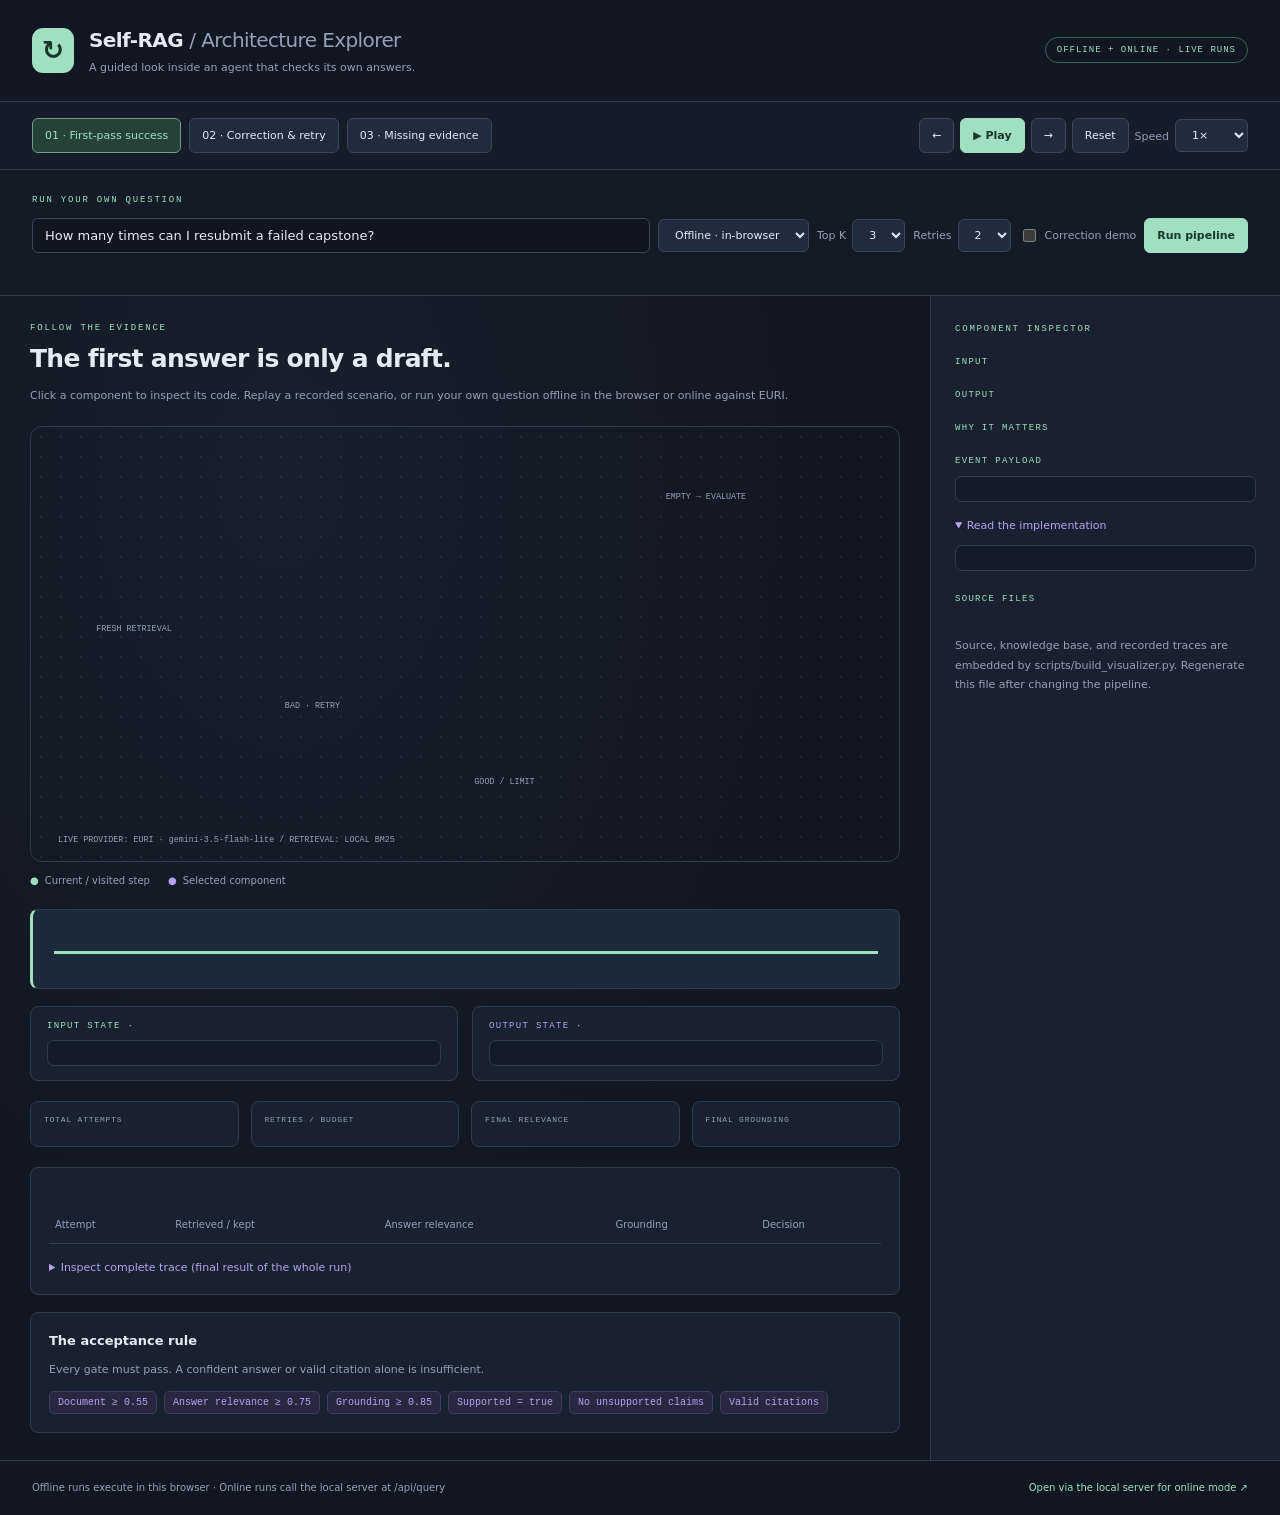
<file: scripts/visualizer_template.html>
<!doctype html>
<html lang="en">
<head><meta charset="utf-8"><meta name="viewport" content="width=device-width,initial-scale=1"><meta name="theme-color" content="#111722"><title>Self-RAG · Architecture Explorer</title>
<style>
:root{color-scheme:dark;--bg:#111722;--panel:#192130;--line:#303c50;--muted:#93a1b8;--text:#e4ebf5;--mint:#a1dfc1;--purple:#b8a2f2;--amber:#edc386;--mono:ui-monospace,Consolas,monospace}*{box-sizing:border-box}body{margin:0;background:var(--bg);color:var(--text);font:14px/1.6 system-ui,sans-serif}button,select{font:inherit}button{cursor:pointer}button,select,a{touch-action:manipulation}button:disabled{opacity:.35;cursor:default}button:focus-visible,a:focus-visible,select:focus-visible,summary:focus-visible{outline:2px solid var(--mint);outline-offset:4px}header{display:flex;align-items:center;justify-content:space-between;gap:25px;padding:24px 32px;border-bottom:1px solid var(--line)}.brand{display:flex;align-items:center;gap:15px}.logo{display:grid;place-items:center;width:42px;height:45px;background:var(--mint);color:#19342b;border-radius:11px;font-size:26px;font-weight:800}h1,h2,h3,p{margin:0}h1{font-size:20px;font-weight:600;letter-spacing:-.6px}h1 span{color:var(--muted);font-weight:400}.sub{font-size:11px;color:var(--muted);margin-top:3px}a{color:var(--mint);text-decoration:none}.badge{font:9px var(--mono);letter-spacing:1px;border:1px solid #416457;color:var(--mint);padding:7px 11px;border-radius:20px}.toolbar{display:flex;flex-wrap:wrap;gap:8px;align-items:center;padding:16px 32px;border-bottom:1px solid var(--line);background:#151d2a}button,select{background:#202c3e;border:1px solid #39465b;border-radius:6px;padding:8px 12px;color:var(--text);font-size:11px}button:hover:not(:disabled){background:#2b3a50}button[aria-pressed=true]{background:#254138;border-color:#749e8b;color:var(--mint)}.primary{background:var(--mint);border-color:var(--mint);color:#17372a;font-weight:700}.primary:hover:not(:disabled){background:#b7eed4}.playback{margin-left:auto;display:flex;gap:6px;align-items:center}.layout{display:grid;grid-template-columns:minmax(0,1fr) 350px;min-height:calc(100vh - 180px)}main{padding:27px 30px;min-width:0;background:radial-gradient(ellipse at 30% 15%,#22344850,transparent 60%)}.eyebrow{font:9px var(--mono);letter-spacing:1.8px;color:var(--mint)}h2{font-size:25px;letter-spacing:-.7px;margin:6px 0}main>.sub{margin:8px 0 21px}.diagram{background-image:radial-gradient(#63728a30 1px,transparent 1px);background-size:20px 20px;border:1px solid var(--line);border-radius:12px;overflow:auto}svg{display:block;width:100%;min-width:760px}.edge{fill:none;stroke:#3c4d65;stroke-width:2;marker-end:url(#arrow)}.edge.active{stroke:var(--mint);stroke-width:3;marker-end:url(#active-arrow)}.edge.retry{stroke-dasharray:6 5}.node{cursor:pointer;outline:none}.node rect{fill:#1d2a3b;stroke:#4a5972;stroke-width:1.4}.node text{fill:var(--text);pointer-events:none}.node .title{font:600 16px system-ui,sans-serif}.node .file{font:9px var(--mono);fill:var(--muted)}.node .number{font:9px var(--mono);fill:var(--purple)}.node.visited rect{fill:#203b35;stroke:#507c6a}.node.current rect{fill:#294e40;stroke:var(--mint);stroke-width:2.5}.node.selected rect{stroke:var(--purple);stroke-width:3}.node:hover rect,.node:focus-visible rect{stroke:var(--purple);stroke-width:3}.wire-label{font:9px var(--mono);fill:var(--muted)}.legend{display:flex;gap:18px;color:var(--muted);font-size:10px;margin:11px 0 20px}.legend span:before{content:'●';color:var(--mint);margin-right:6px}.legend span:last-child:before{color:var(--purple)}.step-card{padding:19px 21px;background:#1b293a;border:1px solid var(--line);border-left:3px solid var(--mint);border-radius:8px}.step-heading{display:flex;justify-content:space-between;gap:15px;align-items:center}.step-card h3{font-size:17px;font-weight:600;margin-top:5px}.step-card p{font-size:12px;color:var(--muted);margin-top:7px}.progress{height:3px;background:#304158;border-radius:2px;margin-top:17px}.progress>div{height:100%;background:var(--mint);transition:width .2s}.timeline{display:flex;flex-wrap:wrap;gap:6px;margin-top:15px}.timeline button{font:9px var(--mono);padding:6px 9px}.stats{display:grid;grid-template-columns:repeat(4,1fr);gap:12px;margin:20px 0}.stat{border:1px solid var(--line);border-radius:8px;padding:13px;background:#172130}.stat small{display:block;font:8px var(--mono);color:var(--muted);letter-spacing:.8px}.stat b{display:block;font:24px var(--mono);color:var(--mint);margin-top:9px}.section-panel{border:1px solid var(--line);border-radius:8px;padding:18px;background:#172130;margin-top:17px}h3{font-size:13px}.section-panel p{color:var(--muted);font-size:11px;margin-top:9px}.pills{display:flex;flex-wrap:wrap;gap:7px;margin-top:12px}.pills span{font:10px var(--mono);padding:5px 8px;color:var(--purple);background:#292640;border:1px solid #423a5f;border-radius:5px}.table-scroll{overflow:auto}table{width:100%;border-collapse:collapse;font-size:11px;margin-top:12px}th,td{padding:10px 6px;border-bottom:1px solid var(--line);text-align:left}th{color:var(--muted);font-size:10px;font-weight:500}td{white-space:nowrap}aside{border-left:1px solid var(--line);background:var(--panel);padding:28px 24px;min-width:0}aside h2{font-size:23px;margin-top:10px}.field{font:9px var(--mono);letter-spacing:1.3px;color:var(--mint);margin:23px 0 8px}aside p{font-size:12px;color:var(--muted);line-height:1.8}.file-label{font:10px var(--mono);color:var(--purple);margin-bottom:13px}pre{white-space:pre-wrap;overflow-wrap:anywhere;background:#111b29;border:1px solid var(--line);padding:12px;border-radius:7px;font:10px/1.8 var(--mono);max-height:450px;overflow:auto;color:#b8c8dd}details{margin-top:15px}summary{font-size:11px;color:var(--purple);cursor:pointer}.notice{color:var(--amber)!important;border-left:2px solid var(--amber);padding-left:10px}.status{font:10px var(--mono);color:var(--mint)}footer{display:flex;justify-content:space-between;gap:20px;padding:19px 32px;border-top:1px solid var(--line);color:var(--muted);font-size:10px}.source-links{display:flex;gap:6px;flex-wrap:wrap;margin-top:12px}.source-links button{font:9px var(--mono);padding:6px 8px}.runner{padding:16px 32px;border-bottom:1px solid var(--line);background:#131b27}.runner-row{display:flex;flex-wrap:wrap;gap:8px;align-items:center;margin-top:9px}.runner input[type=text]{flex:1 1 320px;min-width:0;background:#0f1622;border:1px solid #39465b;border-radius:6px;padding:9px 12px;color:var(--text);font:13px system-ui,sans-serif}.runner input[type=text]:focus-visible,.runner input[type=checkbox]:focus-visible{outline:2px solid var(--mint);outline-offset:2px}.runner label.opt{display:flex;align-items:center;gap:6px;font-size:11px;color:var(--muted)}.runner input[type=checkbox]{accent-color:var(--mint)}#run-status{min-height:18px;margin-top:8px}#run-status.error{color:#f0a3a3}#run-status.ok{color:var(--mint)}.mode-live{color:var(--amber)}.io{display:grid;grid-template-columns:1fr 1fr;gap:14px;margin-top:17px}.io>div{border:1px solid var(--line);border-radius:8px;padding:14px 16px;background:#172130;min-width:0}.io .field{margin:0 0 8px}.io .field.out{color:var(--purple)}.io pre{max-height:360px;margin:0}.io p{font-size:11px;color:var(--muted);margin:0 0 9px}@media(max-width:1150px){.layout{grid-template-columns:minmax(0,1fr) 290px}main{padding:23px 20px}aside{padding:23px 18px}.playback{margin-left:0}.stats{gap:8px}.stat{padding:10px}.stat small{font-size:7px}}@media(max-width:850px){.io{grid-template-columns:1fr}.runner{padding:13px 20px}.layout{grid-template-columns:1fr}aside{border-left:0;border-top:1px solid var(--line)}header{padding:20px}.toolbar{padding:13px 20px}.badge{display:none}h1{font-size:18px}h2{font-size:23px}footer{display:block;line-height:2}footer span{display:block}.stats{grid-template-columns:repeat(2,1fr)}}@media(prefers-reduced-motion:reduce){*{transition:none!important}}
</style></head><body>
<header><div class="brand"><div class="logo">↻</div><div><h1>Self-RAG <span>/ Architecture Explorer</span></h1><p class="sub">A guided look inside an agent that checks its own answers.</p></div></div><span class="badge">OFFLINE + ONLINE · LIVE RUNS</span></header>
<div class="toolbar"><button data-scenario="first" aria-pressed="true">01 · First-pass success</button><button data-scenario="correction" aria-pressed="false">02 · Correction & retry</button><button data-scenario="missing" aria-pressed="false">03 · Missing evidence</button><button data-scenario="custom" aria-pressed="false" id="custom-tab" hidden>04 · Your run</button><div class="playback"><button id="back" aria-label="Previous step">←</button><button id="play" class="primary">▶ Play</button><button id="next" aria-label="Next step">→</button><button id="reset">Reset</button><label for="speed" class="sub">Speed</label><select id="speed"><option value="2000">1×</option><option value="1000">2×</option><option value="4000">0.5×</option></select></div></div>
<form id="runner" class="runner" novalidate><label for="q" class="eyebrow">RUN YOUR OWN QUESTION</label><div class="runner-row"><input id="q" type="text" maxlength="1000" autocomplete="off" placeholder="e.g. Can I pause my course?" value="How many times can I resubmit a failed capstone?"><select id="mode" aria-label="Execution mode"><option value="offline">Offline · in-browser</option><option value="live">Online · EURI live</option></select><label class="opt" for="top-k">Top K <select id="top-k"><option>1</option><option>2</option><option selected>3</option><option>4</option><option>5</option><option>6</option></select></label><label class="opt" for="max-retries">Retries <select id="max-retries"><option>0</option><option>1</option><option selected>2</option><option>3</option><option>4</option></select></label><label class="opt"><input id="inject" type="checkbox"> Correction demo</label><button id="run" class="primary" type="submit">Run pipeline</button></div><p id="run-status" class="sub" role="status" aria-live="polite"></p></form>
<div class="layout"><main><div class="eyebrow">FOLLOW THE EVIDENCE</div><h2>The first answer is only a draft.</h2><p class="sub">Click a component to inspect its code. Replay a recorded scenario, or run your own question offline in the browser or online against EURI.</p>
<div class="diagram"><svg viewBox="0 0 930 465" role="group" aria-label="Self-RAG flow with evaluation and bounded retry loop"><defs><marker id="arrow" viewBox="0 0 10 10" refX="9" refY="5" markerWidth="6" markerHeight="6" orient="auto-start-reverse"><path d="M 0 0 L 10 5 L 0 10 z" fill="#4e617b"/></marker><marker id="active-arrow" viewBox="0 0 10 10" refX="9" refY="5" markerWidth="6" markerHeight="6" orient="auto-start-reverse"><path d="M 0 0 L 10 5 L 0 10 z" fill="#a1dfc1"/></marker></defs><g id="edges"></g><g id="nodes"></g><text x="272" y="301" class="wire-label">BAD · RETRY</text><text x="475" y="383" class="wire-label">GOOD / LIMIT</text><text x="70" y="219" class="wire-label">FRESH RETRIEVAL</text><text x="680" y="77" class="wire-label">EMPTY → EVALUATE</text><text x="29" y="445" class="wire-label">LIVE PROVIDER: EURI · gemini-3.5-flash-lite  /  RETRIEVAL: LOCAL BM25</text></svg></div>
<div class="legend"><span>Current / visited step</span><span>Selected component</span></div>
<section class="step-card"><div class="step-heading"><div><div id="step-count" class="eyebrow"></div><h3 id="step-title"></h3></div><span id="step-status" class="status"></span></div><p id="step-description"></p><div class="progress"><div id="progress"></div></div><div id="timeline" class="timeline"></div></section>
<section class="io" aria-label="State for the current step"><div><div class="field">INPUT STATE · <span id="io-stage-in"></span></div><p id="io-in-note"></p><pre id="io-in"></pre></div><div><div class="field out">OUTPUT STATE · <span id="io-stage-out"></span></div><p id="io-out-note"></p><pre id="io-out"></pre></div></section>
<div class="stats"><div class="stat"><small>TOTAL ATTEMPTS</small><b id="attempts"></b></div><div class="stat"><small>RETRIES / BUDGET</small><b id="retries"></b></div><div class="stat"><small>FINAL RELEVANCE</small><b id="relevance"></b></div><div class="stat"><small>FINAL GROUNDING</small><b id="grounding"></b></div></div>
<section class="section-panel"><h3 id="question"></h3><p id="scenario-note"></p><div class="table-scroll"><table><thead><tr><th>Attempt</th><th>Retrieved / kept</th><th>Answer relevance</th><th>Grounding</th><th>Decision</th></tr></thead><tbody id="results"></tbody></table></div><p id="answer"></p><details><summary>Inspect complete trace (final result of the whole run)</summary><pre id="trace-json"></pre></details></section>
<section class="section-panel"><h3>The acceptance rule</h3><p>Every gate must pass. A confident answer or valid citation alone is insufficient.</p><div class="pills"><span>Document ≥ 0.55</span><span>Answer relevance ≥ 0.75</span><span>Grounding ≥ 0.85</span><span>Supported = true</span><span>No unsupported claims</span><span>Valid citations</span></div></section>
</main><aside><div class="eyebrow">COMPONENT INSPECTOR</div><h2 id="inspect-title"></h2><div id="inspect-file" class="file-label"></div><p id="inspect-description"></p><div class="field">INPUT</div><p id="inspect-input"></p><div class="field">OUTPUT</div><p id="inspect-output"></p><div class="field">WHY IT MATTERS</div><p id="inspect-note"></p><div class="field">EVENT PAYLOAD</div><pre id="event-payload"></pre><details open><summary>Read the implementation</summary><pre id="inspect-code"></pre></details><div class="field">SOURCE FILES</div><div id="source-links" class="source-links"></div><p class="sub" style="margin-top:20px">Source, knowledge base, and recorded traces are embedded by scripts/build_visualizer.py. Regenerate this file after changing the pipeline.</p></aside></div>
<footer><span>Offline runs execute in this browser · Online runs call the local server at /api/query</span><span><a href="http://127.0.0.1:8000/architecture">Open via the local server for online mode ↗</a></span></footer>
<script id="embedded-data" type="application/json">__EMBEDDED_DATA__</script>
<script>
'use strict';
const DATA=JSON.parse(document.getElementById('embedded-data').textContent),$=id=>document.getElementById(id),NS='http://www.w3.org/2000/svg';
const components=[
{id:'question',title:'User question',file:'app/models.py',x:30,y:95,n:'01',description:'Validate the original question and settings. The original question stays unchanged throughout the workflow.',input:'Question, mode, top K, retry budget, optional correction-demo flag.',output:'A validated QueryRequest; question length 3–1000 characters, retry budget 0–4.',note:'A rewritten search query must not silently change what the user asked.'},
{id:'retrieve',title:'Retrieve context',file:'app/retrieval.py',x:350,y:95,n:'02',description:'Rank local policy documents with BM25, using term frequency, inverse document frequency, and document-length normalization.',input:'Current search query and top K (default 3).',output:'Positive-score documents with stable IDs and BM25 scores.',note:'Retrieval is local and reproducible. It does not call an embedding model or assume Gemini supports embeddings.'},
{id:'grade',title:'Grade documents',file:'app/providers.py',x:670,y:95,n:'03',description:'Judge whether each retrieved passage helps answer the original question. Keep only grades at or above 0.55.',input:'Original question plus retrieved passages.',output:'Document relevance scores and reasons; only relevant passages reach generation.',note:'Live mode uses EURI. The offline demo uses keyword overlap and is intentionally less capable.'},
{id:'generate',title:'Generate draft',file:'app/providers.py',x:670,y:275,n:'04',description:'Generate a concise, cited answer using only graded context, with previous feedback supplied on retries.',input:'Original question, relevant documents, and evaluator feedback.',output:'A candidate answer with [document-id] citations.',note:'Correction demo deliberately replaces the first generated draft with an unsupported salary guarantee. This is visible fault injection.'},
{id:'evaluate',title:'Evaluate answer',file:'app/pipeline.py',x:350,y:275,n:'05',description:'Audit relevance and grounding, then apply all acceptance gates, including citations and unsupported claims.',input:'Original question, exact generation context, and draft.',output:'Accept, or actionable correction feedback. Empty context skips generation and fails the evidence check.',note:'Only accepted drafts become final answers. The live judge is a separate call to the same model, so correlated errors remain possible.'},
{id:'rewrite',title:'Rewrite & retry',file:'app/providers.py',x:30,y:275,n:'06',description:'Rewrite the search query using the original intent and evaluator feedback, then retrieve and grade fresh context.',input:'Original question, previous search query, and feedback.',output:'An improved search query; a new retrieval attempt.',note:'max_retries counts extra attempts. The loop runs at most max_retries + 1 times.'},
{id:'end',title:'Answer or abstain',file:'app/pipeline.py',x:510,y:395,n:'END',description:'Return an accepted, cited answer; if the retry budget runs out, return a safe abstention.',input:'Acceptance decision or exhausted retry budget.',output:'Final answer, status, cited sources, attempts, grades, and complete event trace.',note:'Rejected drafts remain in the diagnostic trace but never become the final answer.'}
];
const byId=Object.fromEntries(components.map(c=>[c.id,c]));
const edges=[['question','retrieve','M250 137 H350'],['retrieve','grade','M570 137 H670'],['grade','generate','M780 180 V275'],['generate','evaluate','M670 317 H570'],['evaluate','rewrite','M350 317 H250'],['rewrite','retrieve','M140 275 V230 H460 V180'],['evaluate','end','M460 360 V423 H510'],['grade','evaluate','M780 95 V60 H625 V245 H460 V275']];
const svg=(tag,attrs)=>{const n=document.createElementNS(NS,tag);Object.entries(attrs).forEach(([k,v])=>n.setAttribute(k,v));return n;};
const el=(tag,text)=>{const n=document.createElement(tag);if(text!==undefined)n.textContent=text;return n;};
let scenario='first',index=0,timer=null;
const result=()=>DATA.scenarios[scenario],events=()=>result().events;
for(const [a,b,path] of edges)$('edges').append(svg('path',{d:path,class:'edge'+(a==='rewrite'?' retry':''),id:'edge-'+a+'-'+b}));
for(const c of components){const g=svg('g',{id:'node-'+c.id,class:'node',transform:`translate(${c.x},${c.y})`,role:'button',tabindex:'0','aria-label':c.title,'aria-pressed':'false'});const end=c.id==='end';g.append(svg('rect',{width:end?260:220,height:end?55:85,rx:10}));const lines=end?[[15,21,c.title,'title'],[15,40,c.file,'file']]:[[15,22,c.n+' / SELF-RAG','number'],[15,47,c.title,'title'],[15,67,c.file,'file']];for(const [x,y,t,cls] of lines){const n=svg('text',{x,y,class:cls});n.textContent=t;g.append(n);}g.onclick=()=>inspect(c.id);g.onkeydown=e=>{if(e.key==='Enter'||e.key===' '){e.preventDefault();inspect(c.id);}};$('nodes').append(g);}
function payload(event){const a=result().attempts.find(x=>x.number===event.attempt);if(!a)return {question:result().question,mode:result().mode};switch(event.stage){case'retrieve':return a.retrieved;case'grade':return a.grades;case'generate':return {draft:a.draft,injected:a.injected_draft};case'evaluate':return a.evaluation||{reason:'No relevant context'};case'rewrite':return {query:a.rewrite};case'end':return {status:result().status,answer:result().answer};default:return event;}}
const NO_CONTEXT='No sufficiently relevant documents were found. Search for missing evidence using terms from the original question.';
const CITATION_HINT=' Use at least one valid citation and cite only supplied document IDs.';
// Feedback an attempt hands to the next rewrite/generation, rebuilt exactly as run_pipeline computes it.
const feedbackOf=a=>!a?'':a.evaluation?a.evaluation.feedback+(a.evaluation.citation_valid?'':CITATION_HINT):NO_CONTEXT;
const docRefs=(a,ids)=>a.retrieved.filter(d=>ids.includes(d.id)).map(d=>({id:d.id,title:d.title,text:d.text}));
function stepState(ev){const r=result(),A=r.attempts,a=A.find(x=>x.number===ev.attempt),prev=A.find(x=>x.number===ev.attempt-1),T=r.thresholds;
switch(ev.stage){
case'question':return [{note:'Request as submitted by the user.',question:r.question,mode:r.mode,top_k:r.top_k??3,max_retries:r.max_retries,correction_demo:r.correction_demo},{note:'Initial loop state: search with the original question, no feedback yet.',query:r.question,feedback:'',attempt:1,max_attempts:r.max_retries+1}];
case'retrieve':return [{note:ev.attempt===1?'First attempt searches with the original question.':'Retry searches with the rewritten query from the previous attempt.',query:a.query,top_k:r.top_k??3},{note:'Positive-score BM25 hits, best first.',retrieved:a.retrieved.map(d=>({id:d.id,title:d.title,retrieval_score:d.retrieval_score}))}];
case'grade':return [{note:'Grading always uses the ORIGINAL question, not the rewritten query.',original_question:r.question,documents:a.retrieved.map(d=>d.id)},{note:`Documents at relevance ≥ ${T.document_relevance} are kept for generation.`,grades:a.grades,kept_ids:a.kept_ids,dropped_ids:a.retrieved.map(d=>d.id).filter(id=>!a.kept_ids.includes(id))}];
case'generate':return [{note:'Only kept documents reach the generator, plus feedback from the previous failed attempt.',original_question:r.question,documents:docRefs(a,a.kept_ids),previous_feedback:feedbackOf(prev)},{note:a.injected_draft?'Correction demo replaced the generated draft with an unsupported claim.':'Candidate answer; not final until the evaluator accepts it.',draft:a.draft,injected_draft:a.injected_draft}];
case'evaluate':return a.evaluation?[{note:'The evaluator sees the exact context used for generation.',original_question:r.question,documents:a.kept_ids,draft:a.draft},{note:a.accepted?'Every gate passed: the draft becomes the final answer.':'At least one gate failed: feedback drives the next attempt.',...a.evaluation,gates:{answer_relevance:`${a.evaluation.answer_relevance} ≥ ${T.answer_relevance}`,grounding:`${a.evaluation.grounding} ≥ ${T.grounding}`,supported:a.evaluation.supported,no_unsupported_claims:!a.evaluation.unsupported_claims.length,citation_valid:a.evaluation.citation_valid},decision:a.accepted?'ACCEPT':'RETRY'}]
:[{note:'Grading kept no documents, so generation was skipped.',kept_ids:[]},{note:'Evidence check fails without a draft.',decision:'RETRY',feedback:NO_CONTEXT}];
case'rewrite':return [{note:'Rewrite keeps the original intent and uses the evaluator feedback.',original_question:r.question,previous_search:a.query,feedback:feedbackOf(a)},{note:`Next attempt (${a.number+1}) retrieves with this query.`,query:a.rewrite}];
case'end':{const last=A.at(-1);return [{note:r.status==='accepted'?'Last attempt was accepted.':'Retry budget exhausted without an accepted draft.',attempts_used:r.attempt_count,max_attempts:r.max_retries+1,last_decision:last.accepted?'ACCEPT':'RETRY'},{note:'Final response returned to the user.',status:r.status,answer:r.answer,sources:r.sources.map(d=>d.id),retries_used:r.retries_used,duration_ms:r.duration_ms}];}}}
function showState(ev){const [input,output]=stepState(ev).map(({note,...rest})=>[note,rest]),label=byId[ev.stage].title+(ev.attempt?' · attempt '+ev.attempt:'');$('io-stage-in').textContent=$('io-stage-out').textContent=label;$('io-in-note').textContent=input[0];$('io-out-note').textContent=output[0];$('io-in').textContent=JSON.stringify(input[1],null,2);$('io-out').textContent=JSON.stringify(output[1],null,2);}
function inspect(id){const c=byId[id];$('inspect-title').textContent=c.title;$('inspect-file').textContent=c.file;$('inspect-description').textContent=c.description;$('inspect-input').textContent=c.input;$('inspect-output').textContent=c.output;$('inspect-note').textContent=c.note;$('inspect-code').textContent=DATA.sources[c.file];const matching=events().slice(0,index+1).filter(e=>e.stage===id).at(-1);$('event-payload').textContent=matching?JSON.stringify(payload(matching),null,2):'This component has not run at this point in the selected scenario.';document.querySelectorAll('.node').forEach(n=>{n.classList.toggle('selected',n.id==='node-'+id);n.setAttribute('aria-pressed',String(n.id==='node-'+id));});}
function pause(){clearInterval(timer);timer=null;$('play').textContent='▶ Play';}
function render(){const ev=events()[index],visited=events().slice(0,index+1).map(e=>e.stage);$('step-count').textContent=`STEP ${index+1} / ${events().length}`;$('step-title').textContent=byId[ev.stage].title;$('step-description').textContent=ev.message;$('step-status').textContent=ev.attempt?'ATTEMPT '+ev.attempt:'START';$('progress').style.width=((index+1)/events().length*100)+'%';$('back').disabled=index===0;$('next').disabled=index===events().length-1;document.querySelectorAll('.node').forEach(n=>{n.classList.toggle('visited',visited.includes(n.id.slice(5)));n.classList.toggle('current',n.id==='node-'+ev.stage);});for(const [a,b] of edges)$('edge-'+a+'-'+b).classList.toggle('active',visited.some((v,i)=>i>0&&visited[i-1]===a&&v===b));$('timeline').replaceChildren();events().forEach((event,i)=>{const b=el('button',`${i+1} ${byId[event.stage].title}`);b.setAttribute('aria-pressed',String(i===index));if(i===index)b.setAttribute('aria-current','step');b.onclick=()=>{pause();index=i;render();};$('timeline').append(b);});showState(ev);inspect(ev.stage);}
function showScenario(){const r=result(),last=r.attempts.at(-1).evaluation;$('question').textContent=r.question;$('scenario-note').textContent=scenario==='custom'?runNote(r):scenario==='correction'?'The first draft is deliberately corrupted. The real pipeline rejects it, rewrites the query, retrieves again, and accepts the corrected extractive answer. This recording uses the offline evaluator.':scenario==='missing'?'The knowledge base has no telescope information. All three attempts fail the evidence check, and the workflow stops with an abstention.':'The refund policy supplies direct evidence. The extractive answer passes on the first attempt.';$('scenario-note').className=scenario==='correction'||(scenario==='custom'&&r.correction_demo)?'notice':'';$('attempts').textContent=r.attempt_count;$('retries').textContent=r.retries_used+' / '+r.max_retries;$('relevance').textContent=last?Math.round(last.answer_relevance*100)+'%':'—';$('grounding').textContent=last?Math.round(last.grounding*100)+'%':'—';$('answer').textContent='Final response: '+r.answer;$('trace-json').textContent=JSON.stringify(r,null,2);$('results').replaceChildren();for(const a of r.attempts){const tr=el('tr');[a.number,a.retrieved.length+' / '+a.kept_ids.length,a.evaluation?.answer_relevance??'—',a.evaluation?.grounding??'—',a.accepted?'ACCEPT':a.rewrite?'RETRY':'ABSTAIN'].forEach(value=>tr.append(el('td',String(value))));$('results').append(tr);}render();}
function play(){if(timer){pause();return;}if(index===events().length-1){index=0;render();}$('play').textContent='Ⅱ Pause';timer=setInterval(()=>{index++;render();if(index===events().length-1)pause();},Number($('speed').value));}
$('play').onclick=play;$('back').onclick=()=>{pause();index=Math.max(0,index-1);render();};$('next').onclick=()=>{pause();index=Math.min(events().length-1,index+1);render();};$('reset').onclick=()=>{pause();index=0;render();};$('speed').onchange=()=>{if(timer){pause();play();}};
document.querySelectorAll('[data-scenario]').forEach(b=>b.onclick=()=>{pause();scenario=b.dataset.scenario;index=0;document.querySelectorAll('[data-scenario]').forEach(n=>n.setAttribute('aria-pressed',String(n===b)));showScenario();});
for(const file of Object.keys(DATA.sources)){const b=el('button',file);b.onclick=()=>{$('inspect-file').textContent=file;$('inspect-code').textContent=DATA.sources[file];};$('source-links').append(b);}
// Offline engine: a line-for-line port of app/retrieval.py, DemoProvider, and run_pipeline.
const ENGINE=DATA.engine,KB=ENGINE.knowledge_base,T=ENGINE.thresholds,STOP=new Set(ENGINE.stop_words);
const tokens=text=>(text.toLowerCase().match(/[a-z0-9]+/g)||[]).filter(w=>!STOP.has(w));
const COUNTS=KB.map(doc=>{const m=new Map();for(const t of tokens(doc.title+' '+doc.text))m.set(t,(m.get(t)||0)+1);return m;});
const LENGTHS=COUNTS.map(m=>[...m.values()].reduce((a,b)=>a+b,0)),AVERAGE=LENGTHS.reduce((a,b)=>a+b,0)/Math.max(1,LENGTHS.length)||1;
function search(query,topK){const ranked=[];KB.forEach((doc,i)=>{let score=0;for(const t of new Set(tokens(query))){const f=COUNTS[i].get(t)||0,containing=COUNTS.filter(m=>m.has(t)).length,idf=Math.log(1+(KB.length-containing+0.5)/(containing+0.5));score+=idf*f*2.5/(f+1.5*(0.25+0.75*LENGTHS[i]/AVERAGE));}if(score>0)ranked.push({document:doc,score:Math.round(score*1e4)/1e4});});return ranked.sort((a,b)=>b.score-a.score).slice(0,topK);}
const overlap=(a,b)=>{const s=new Set(b);return a.some(t=>s.has(t));};
const demo={
grade:(q,docs)=>docs.map(doc=>({document_id:doc.id,relevance:overlap(tokens(q),tokens(doc.title+' '+doc.text))?0.95:0.1,reason:'Offline keyword overlap check; live mode uses the EURI relevance grader.'})),
generate:(q,docs)=>`${docs[0].text} [${docs[0].id}]`,
evaluate(q,docs,answer){const supported=docs.some(doc=>answer===`${doc.text} [${doc.id}]`),relevant=supported&&overlap(tokens(q),tokens(answer));return {answer_relevance:relevant?0.95:0.2,grounding:supported?1.0:0.0,supported,feedback:supported?'Extractive answer matches the supplied passage.':'The salary and guaranteed employment claim is unsupported. Retrieve career support and placement policy; remove invented guarantees and cite the document.',unsupported_claims:supported?[]:[answer]};},
rewrite:q=>q+' policy requirements evidence'};
function runOffline({question,max_retries,top_k,correction_demo}){
const started=performance.now(),attempts=[],events=[];let query=question,feedback='';
const event=(stage,attempt,message)=>events.push({stage,attempt,message,elapsed_ms:Math.round(performance.now()-started)});
const finish=(status,answer,sources)=>{event('end',attempts.length,status==='accepted'?'Supported answer accepted.':'Retry budget exhausted; abstained.');return {status,question,answer,mode:'demo',model:'offline-extractive-demo',correction_demo,attempt_count:attempts.length,retries_used:Math.max(0,attempts.length-1),max_retries,thresholds:T,attempts,events,sources,duration_ms:Math.round(performance.now()-started)};};
event('question',0,question);
for(let index=0;index<=max_retries;index++){const number=index+1,hits=search(query,top_k),docs=hits.map(h=>h.document);
event('retrieve',number,`Retrieved ${docs.length} documents for: ${query}`);
const grades=docs.length?demo.grade(question,docs):[],relevant=new Set(grades.filter(g=>g.relevance>=T.document_relevance).map(g=>g.document_id)),kept=docs.filter(d=>relevant.has(d.id));
event('grade',number,`Kept ${kept.length} of ${docs.length} documents at relevance ≥ ${T.document_relevance}.`);
const attempt={number,query,retrieved:hits.map(h=>({...h.document,retrieval_score:h.score})),grades,kept_ids:kept.map(d=>d.id),draft:null,evaluation:null,accepted:false,injected_draft:false,rewrite:null};attempts.push(attempt);
if(kept.length){let draft=demo.generate(question,kept,feedback);if(correction_demo&&index===0){draft=ENGINE.unsupported_demo_draft;attempt.injected_draft=true;}attempt.draft=draft;
event('generate',number,attempt.injected_draft?'Teaching fault injection: replaced first draft with an unsupported salary guarantee.':'Generated a cited draft from graded context.');
const ev=demo.evaluate(question,kept,draft),citations=[...draft.matchAll(/\[([a-zA-Z0-9_-]+)\]/g)].map(m=>m[1]),keptIds=new Set(kept.map(d=>d.id)),citationOk=citations.length>0&&citations.every(c=>keptIds.has(c));
const accepted=Boolean(draft.trim())&&citationOk&&ev.supported&&!ev.unsupported_claims.length&&ev.answer_relevance>=T.answer_relevance&&ev.grounding>=T.grounding;
attempt.evaluation={...ev,citation_valid:citationOk};attempt.accepted=accepted;
event('evaluate',number,`${accepted?'PASS':'RETRY'} · relevance ${ev.answer_relevance.toFixed(2)} · grounding ${ev.grounding.toFixed(2)} · ${ev.feedback}`);
if(accepted)return finish('accepted',draft,kept.filter(d=>citations.includes(d.id)));
feedback=ev.feedback;if(!citationOk)feedback+=' Use at least one valid citation and cite only supplied document IDs.';}
else{feedback='No sufficiently relevant documents were found. Search for missing evidence using terms from the original question.';event('evaluate',number,'No relevant context; skipped generation and requested retrieval correction.');}
if(index<max_retries){query=demo.rewrite(question,query,feedback);attempt.rewrite=query;event('rewrite',number,query);}}
return finish('abstained',ENGINE.abstention,[]);}
// Online mode needs the FastAPI server (same origin); the EURI key never reaches the browser.
const served=location.protocol.startsWith('http'),liveOption=$('mode').querySelector('[value=live]');
function setStatus(text,kind=''){$('run-status').textContent=text;$('run-status').className='sub'+(kind?' '+kind:'');}
async function checkLive(){if(!served){liveOption.disabled=true;liveOption.textContent='Online · open via server';return;}try{const h=await (await fetch('/api/health')).json();if(!h.live_configured){liveOption.disabled=true;liveOption.textContent='Online · needs EURI_API_KEY';}else liveOption.textContent='Online · EURI '+h.model;}catch{liveOption.disabled=true;liveOption.textContent='Online · server unreachable';}}
async function runLive(body){const response=await fetch('/api/query',{method:'POST',headers:{'Content-Type':'application/json'},body:JSON.stringify({...body,mode:'live'})});const data=await response.json().catch(()=>({}));if(!response.ok){const d=data.detail;throw new Error(Array.isArray(d)?d.map(x=>x.msg).join('; '):d||`Request failed (HTTP ${response.status}).`);}return data;}
function runNote(r){const how=r.mode==='live'?`Online run · fresh EURI calls to ${r.model}`:'Offline run · executed in this browser with the deterministic extractive provider';return `${how} · ${r.status.toUpperCase()} after ${r.attempt_count} attempt${r.attempt_count===1?'':'s'} · ${r.duration_ms} ms${r.correction_demo?' · correction demo injected an unsupported first draft':''}.`;}
$('runner').onsubmit=async e=>{e.preventDefault();pause();const question=$('q').value.trim();if(question.length<3){setStatus('Please enter at least three non-whitespace characters.','error');$('q').focus();return;}
const body={question,max_retries:Number($('max-retries').value),top_k:Number($('top-k').value),correction_demo:$('inject').checked},live=$('mode').value==='live';
$('run').disabled=true;setStatus(live?'Running live against EURI… a first-pass answer makes about 4 model calls; each retry adds more.':'Running offline…');
try{const r={...(live?await runLive(body):runOffline(body)),top_k:body.top_k};DATA.scenarios.custom=r;scenario='custom';index=0;$('custom-tab').hidden=false;document.querySelectorAll('[data-scenario]').forEach(n=>n.setAttribute('aria-pressed',String(n.dataset.scenario==='custom')));showScenario();setStatus(`${r.status==='accepted'?'Accepted':'Abstained'} · ${r.attempt_count} attempt${r.attempt_count===1?'':'s'} · ${r.mode==='live'?'online':'offline'} · press Play or step through the trace.`,'ok');play();}
catch(err){setStatus(err.message,'error');}finally{$('run').disabled=false;}};
checkLive();
showScenario();
</script></body></html>
</file>
